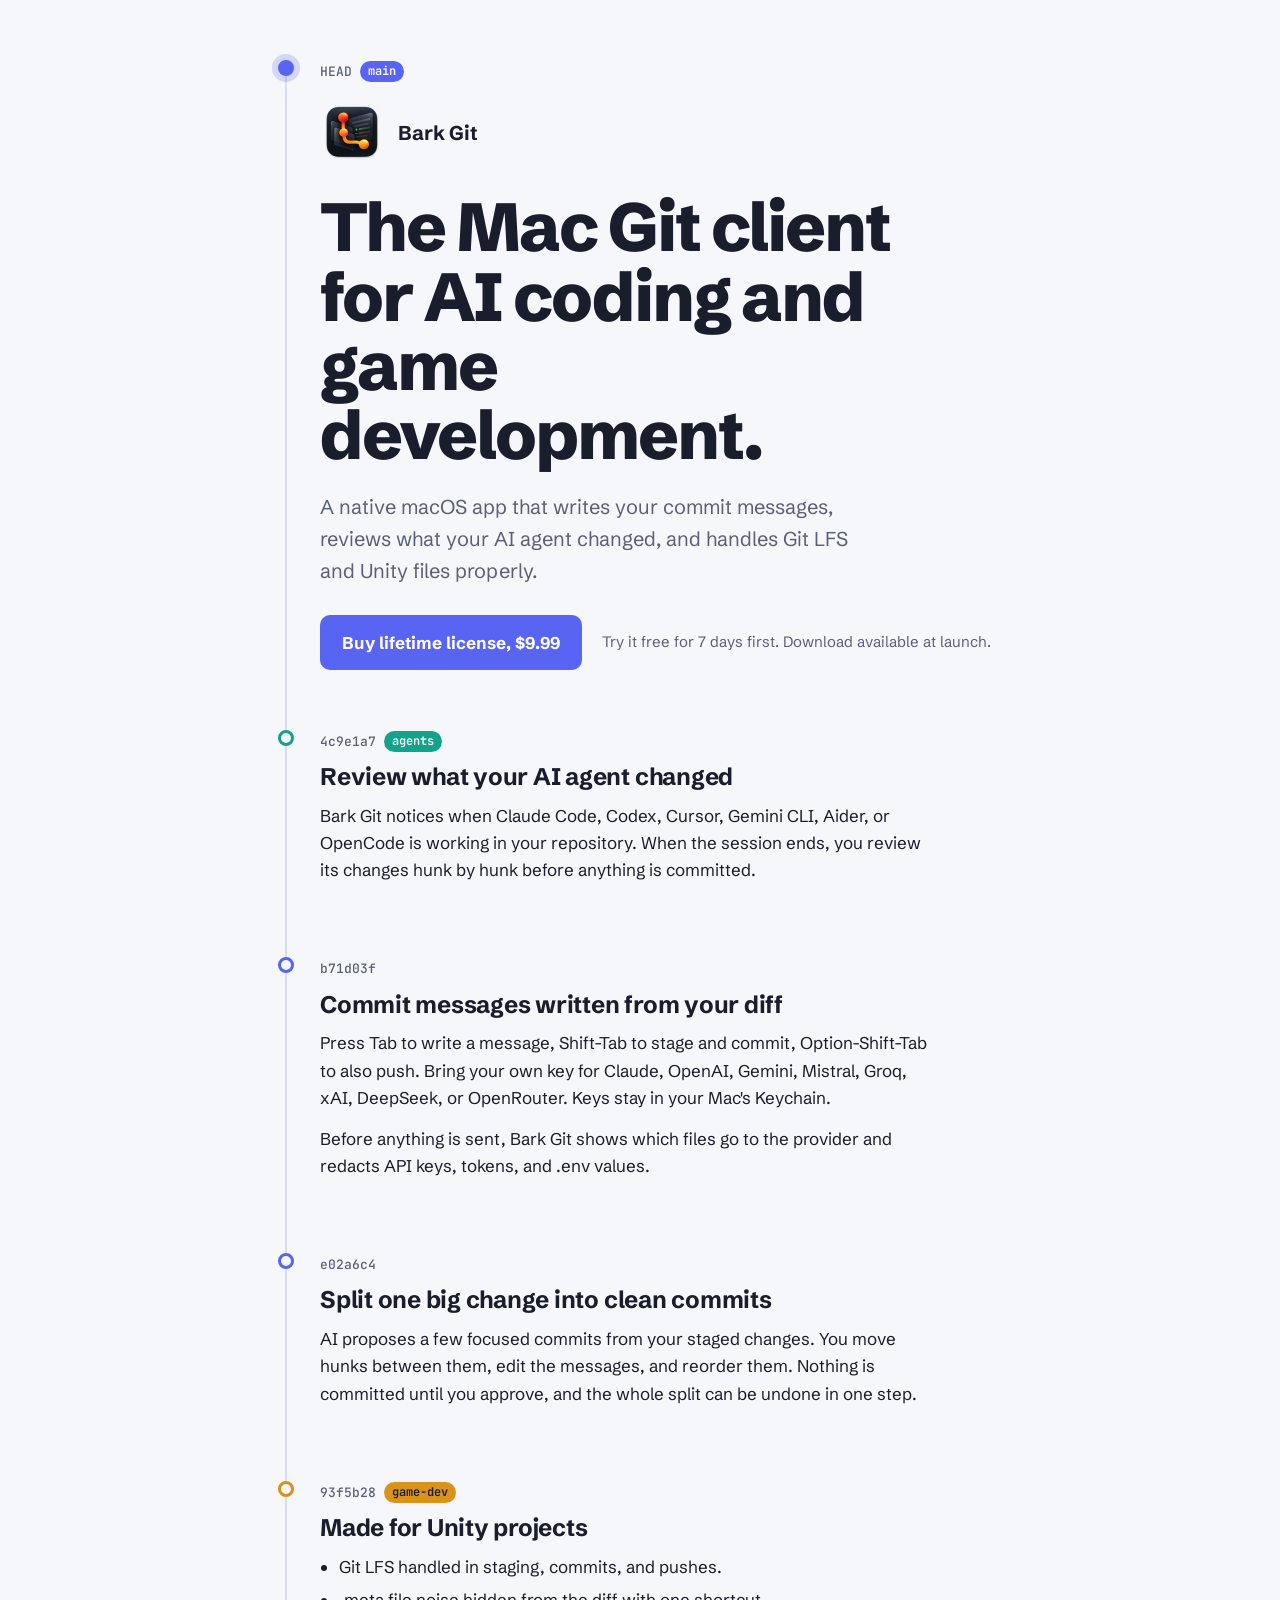
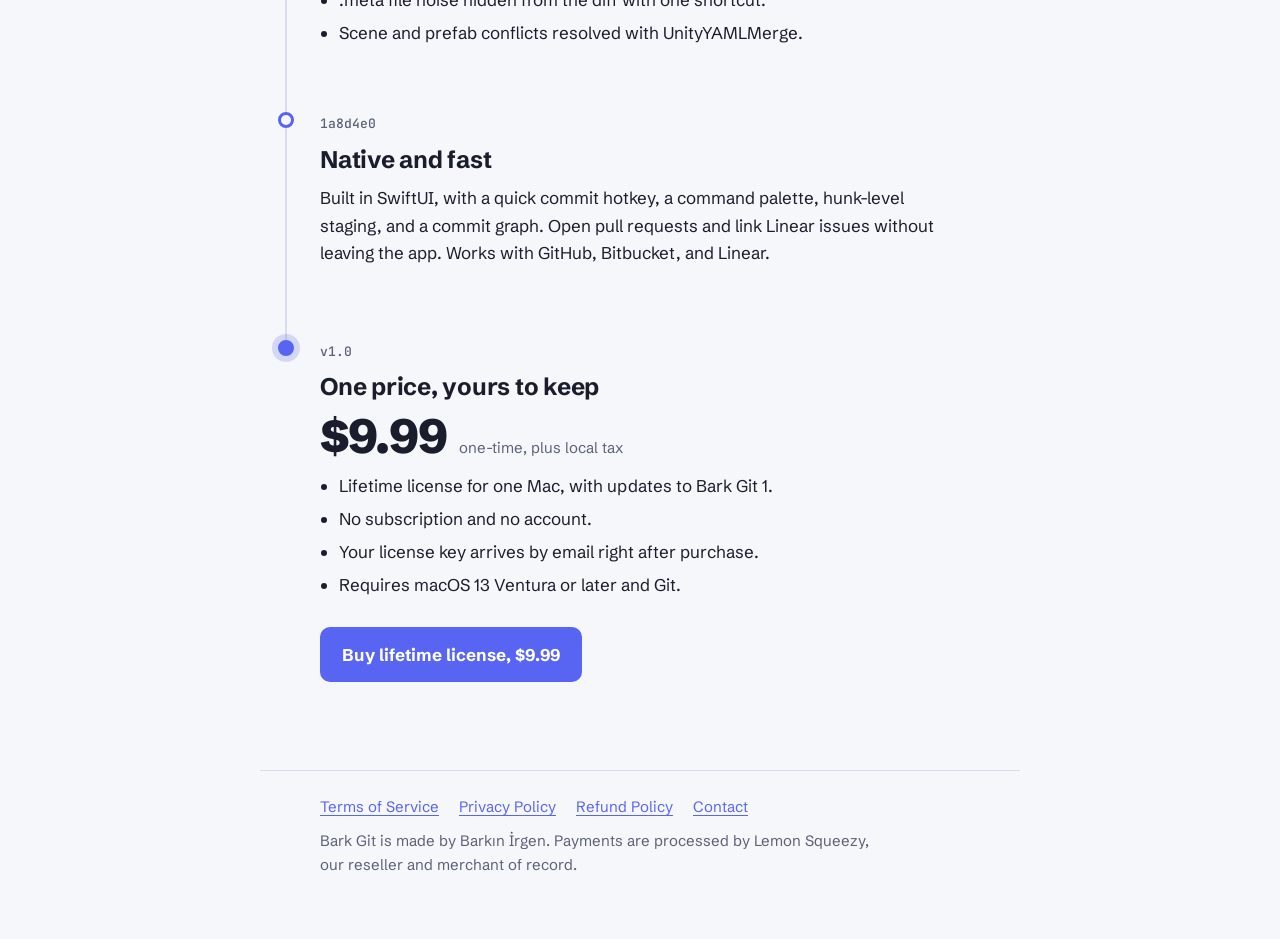
<file: index.html>
<!doctype html>
<html lang="en">
<head>
  <meta charset="utf-8">
  <meta name="viewport" content="width=device-width, initial-scale=1">
  <title>Bark Git - Mac Git client for AI coding and game development</title>
  <meta name="description" content="Bark Git is a native macOS Git client with AI commit messages using your own API key, AI commit splitting, AI agent review, and Git LFS and Unity tooling. $9.99 one-time, lifetime license.">
  <link rel="icon" href="icon.png">
  <link rel="preconnect" href="https://fonts.googleapis.com">
  <link rel="preconnect" href="https://fonts.gstatic.com" crossorigin>
  <link href="https://fonts.googleapis.com/css2?family=JetBrains+Mono:wght@500;600&family=Schibsted+Grotesk:wght@400;700;800&display=swap" rel="stylesheet">
  <link rel="stylesheet" href="style.css">
</head>
<body>
  <main class="log">
    <section class="commit head">
      <span class="node" aria-hidden="true"></span>
      <span class="hash" aria-hidden="true">HEAD</span><span class="ref" aria-hidden="true">main</span>
      <div class="brand">
        <img src="icon.png" alt="">
        <span>Bark Git</span>
      </div>
      <h1>The Mac Git client for AI coding and game development.</h1>
      <p class="lede">A native macOS app that writes your commit messages, reviews what your AI agent changed, and handles Git LFS and Unity files properly.</p>
      <div class="actions">
        <a class="buy" href="https://barkgit.lemonsqueezy.com/checkout/buy/6fce888a-ab18-4c83-9ea4-836581866b2c">Buy lifetime license, $9.99</a>
        <span class="note">Try it free for 7 days first. Download available at launch.</span>
      </div>
    </section>

    <section class="commit agent">
      <span class="node" aria-hidden="true"></span>
      <span class="hash" aria-hidden="true">4c9e1a7</span><span class="ref" aria-hidden="true">agents</span>
      <h2>Review what your AI agent changed</h2>
      <p>Bark Git notices when Claude Code, Codex, Cursor, Gemini CLI, Aider, or OpenCode is working in your repository. When the session ends, you review its changes hunk by hunk before anything is committed.</p>
    </section>

    <section class="commit">
      <span class="node" aria-hidden="true"></span>
      <span class="hash" aria-hidden="true">b71d03f</span>
      <h2>Commit messages written from your diff</h2>
      <p>Press Tab to write a message, Shift-Tab to stage and commit, Option-Shift-Tab to also push. Bring your own key for Claude, OpenAI, Gemini, Mistral, Groq, xAI, DeepSeek, or OpenRouter. Keys stay in your Mac's Keychain.</p>
      <p>Before anything is sent, Bark Git shows which files go to the provider and redacts API keys, tokens, and .env values.</p>
    </section>

    <section class="commit">
      <span class="node" aria-hidden="true"></span>
      <span class="hash" aria-hidden="true">e02a6c4</span>
      <h2>Split one big change into clean commits</h2>
      <p>AI proposes a few focused commits from your staged changes. You move hunks between them, edit the messages, and reorder them. Nothing is committed until you approve, and the whole split can be undone in one step.</p>
    </section>

    <section class="commit game">
      <span class="node" aria-hidden="true"></span>
      <span class="hash" aria-hidden="true">93f5b28</span><span class="ref" aria-hidden="true">game-dev</span>
      <h2>Made for Unity projects</h2>
      <ul class="points">
        <li>Git LFS handled in staging, commits, and pushes.</li>
        <li>.meta file noise hidden from the diff with one shortcut.</li>
        <li>Scene and prefab conflicts resolved with UnityYAMLMerge.</li>
      </ul>
    </section>

    <section class="commit">
      <span class="node" aria-hidden="true"></span>
      <span class="hash" aria-hidden="true">1a8d4e0</span>
      <h2>Native and fast</h2>
      <p>Built in SwiftUI, with a quick commit hotkey, a command palette, hunk-level staging, and a commit graph. Open pull requests and link Linear issues without leaving the app. Works with GitHub, Bitbucket, and Linear.</p>
    </section>

    <section class="commit head" id="pricing">
      <span class="node" aria-hidden="true"></span>
      <span class="hash" aria-hidden="true">v1.0</span>
      <h2>One price, yours to keep</h2>
      <div class="price"><strong>$9.99</strong><span class="note">one-time, plus local tax</span></div>
      <ul class="points">
        <li>Lifetime license for one Mac, with updates to Bark Git 1.</li>
        <li>No subscription and no account.</li>
        <li>Your license key arrives by email right after purchase.</li>
        <li>Requires macOS 13 Ventura or later and Git.</li>
      </ul>
      <div class="actions">
        <a class="buy" href="https://barkgit.lemonsqueezy.com/checkout/buy/6fce888a-ab18-4c83-9ea4-836581866b2c">Buy lifetime license, $9.99</a>
      </div>
    </section>
  </main>

  <footer>
    <nav aria-label="Legal">
      <a href="terms.html">Terms of Service</a>
      <a href="privacy.html">Privacy Policy</a>
      <a href="refund.html">Refund Policy</a>
      <a href="mailto:barkirgen@gmail.com">Contact</a>
    </nav>
    <p>Bark Git is made by Barkın İrgen. Payments are processed by Lemon Squeezy, our reseller and merchant of record.</p>
  </footer>
</body>
</html>
</file>
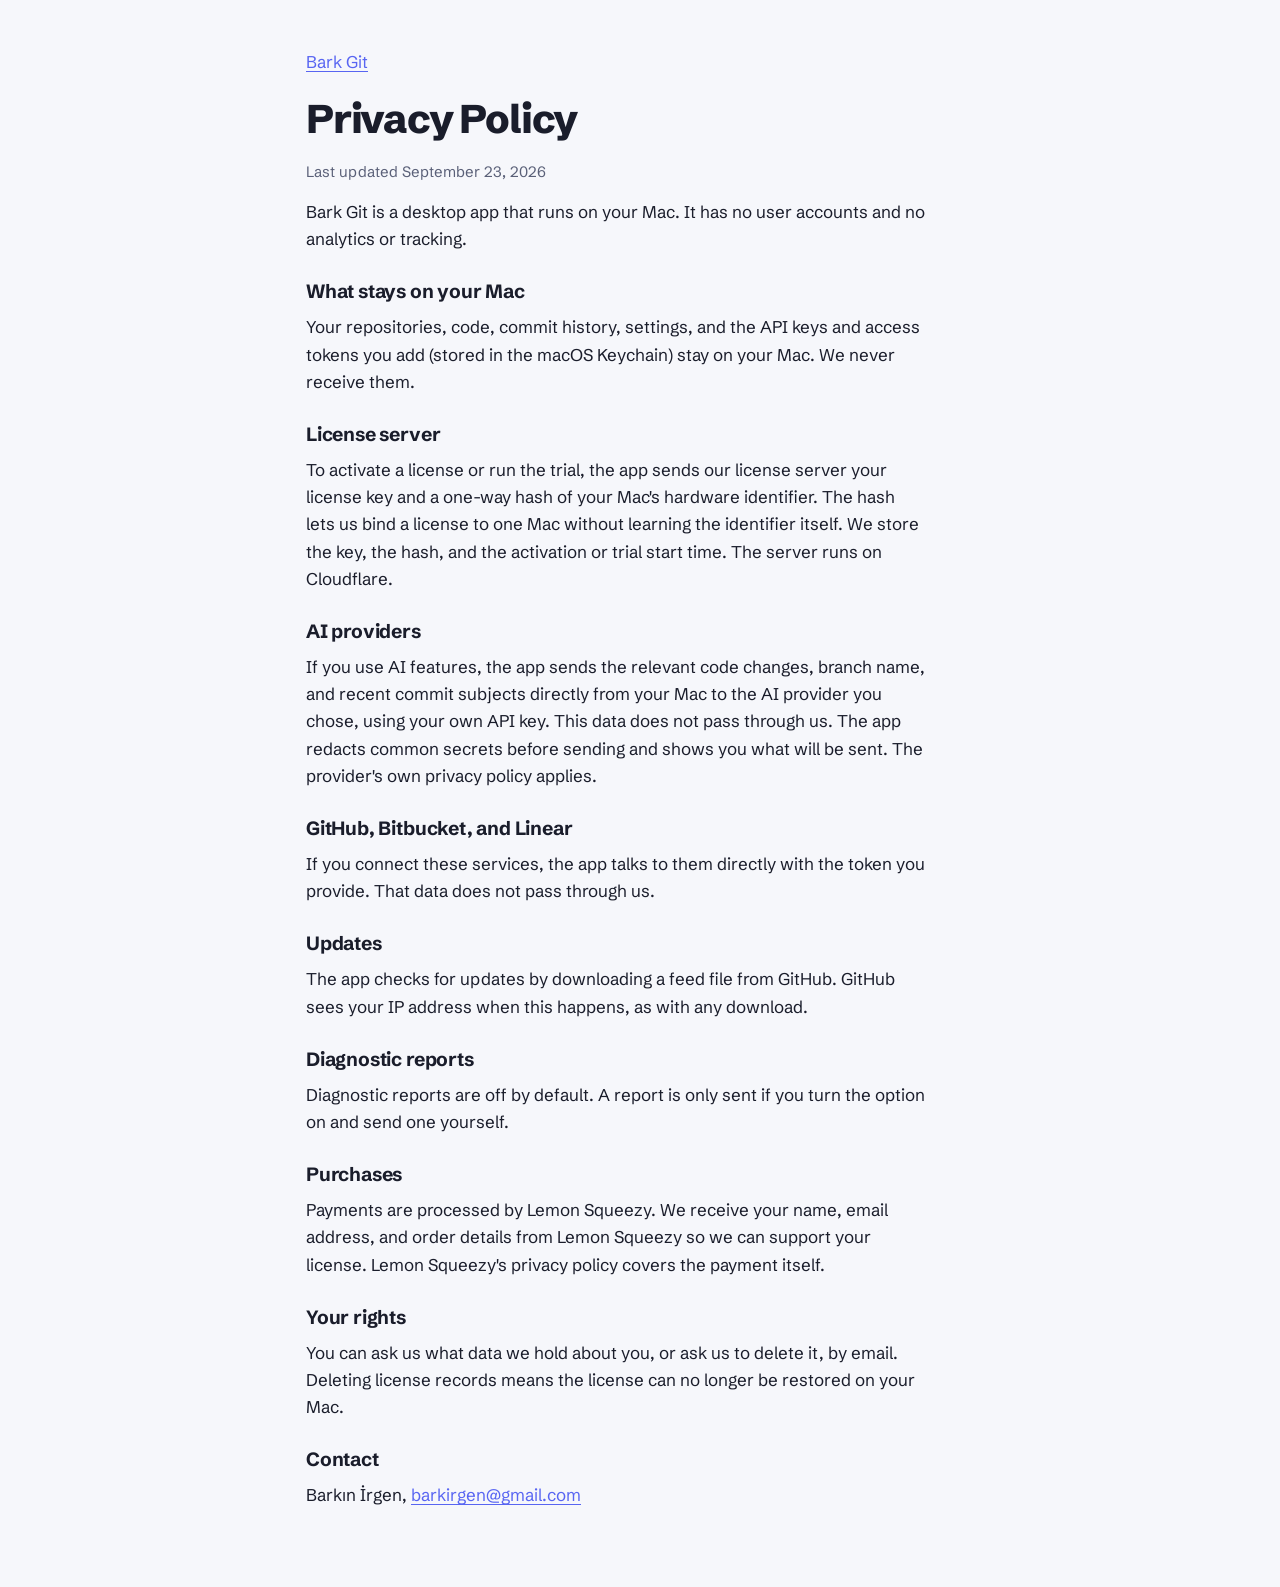
<file: privacy.html>
<!doctype html>
<html lang="en">
<head>
  <meta charset="utf-8">
  <meta name="viewport" content="width=device-width, initial-scale=1">
  <title>Privacy Policy - Bark Git</title>
  <link rel="icon" href="icon.png">
  <link rel="preconnect" href="https://fonts.googleapis.com">
  <link rel="preconnect" href="https://fonts.gstatic.com" crossorigin>
  <link href="https://fonts.googleapis.com/css2?family=JetBrains+Mono:wght@500;600&family=Schibsted+Grotesk:wght@400;700;800&display=swap" rel="stylesheet">
  <link rel="stylesheet" href="style.css">
</head>
<body>
  <main class="doc">
    <a class="back" href="./">Bark Git</a>
    <h1>Privacy Policy</h1>
    <p class="note">Last updated September 23, 2026</p>
    <p>Bark Git is a desktop app that runs on your Mac. It has no user accounts and no analytics or tracking.</p>
    <h2>What stays on your Mac</h2>
    <p>Your repositories, code, commit history, settings, and the API keys and access tokens you add (stored in the macOS Keychain) stay on your Mac. We never receive them.</p>
    <h2>License server</h2>
    <p>To activate a license or run the trial, the app sends our license server your license key and a one-way hash of your Mac's hardware identifier. The hash lets us bind a license to one Mac without learning the identifier itself. We store the key, the hash, and the activation or trial start time. The server runs on Cloudflare.</p>
    <h2>AI providers</h2>
    <p>If you use AI features, the app sends the relevant code changes, branch name, and recent commit subjects directly from your Mac to the AI provider you chose, using your own API key. This data does not pass through us. The app redacts common secrets before sending and shows you what will be sent. The provider's own privacy policy applies.</p>
    <h2>GitHub, Bitbucket, and Linear</h2>
    <p>If you connect these services, the app talks to them directly with the token you provide. That data does not pass through us.</p>
    <h2>Updates</h2>
    <p>The app checks for updates by downloading a feed file from GitHub. GitHub sees your IP address when this happens, as with any download.</p>
    <h2>Diagnostic reports</h2>
    <p>Diagnostic reports are off by default. A report is only sent if you turn the option on and send one yourself.</p>
    <h2>Purchases</h2>
    <p>Payments are processed by Lemon Squeezy. We receive your name, email address, and order details from Lemon Squeezy so we can support your license. Lemon Squeezy's privacy policy covers the payment itself.</p>
    <h2>Your rights</h2>
    <p>You can ask us what data we hold about you, or ask us to delete it, by email. Deleting license records means the license can no longer be restored on your Mac.</p>
    <h2>Contact</h2>
    <p>Barkın İrgen, <a href="mailto:barkirgen@gmail.com">barkirgen@gmail.com</a></p>
  </main>
</body>
</html>
</file>
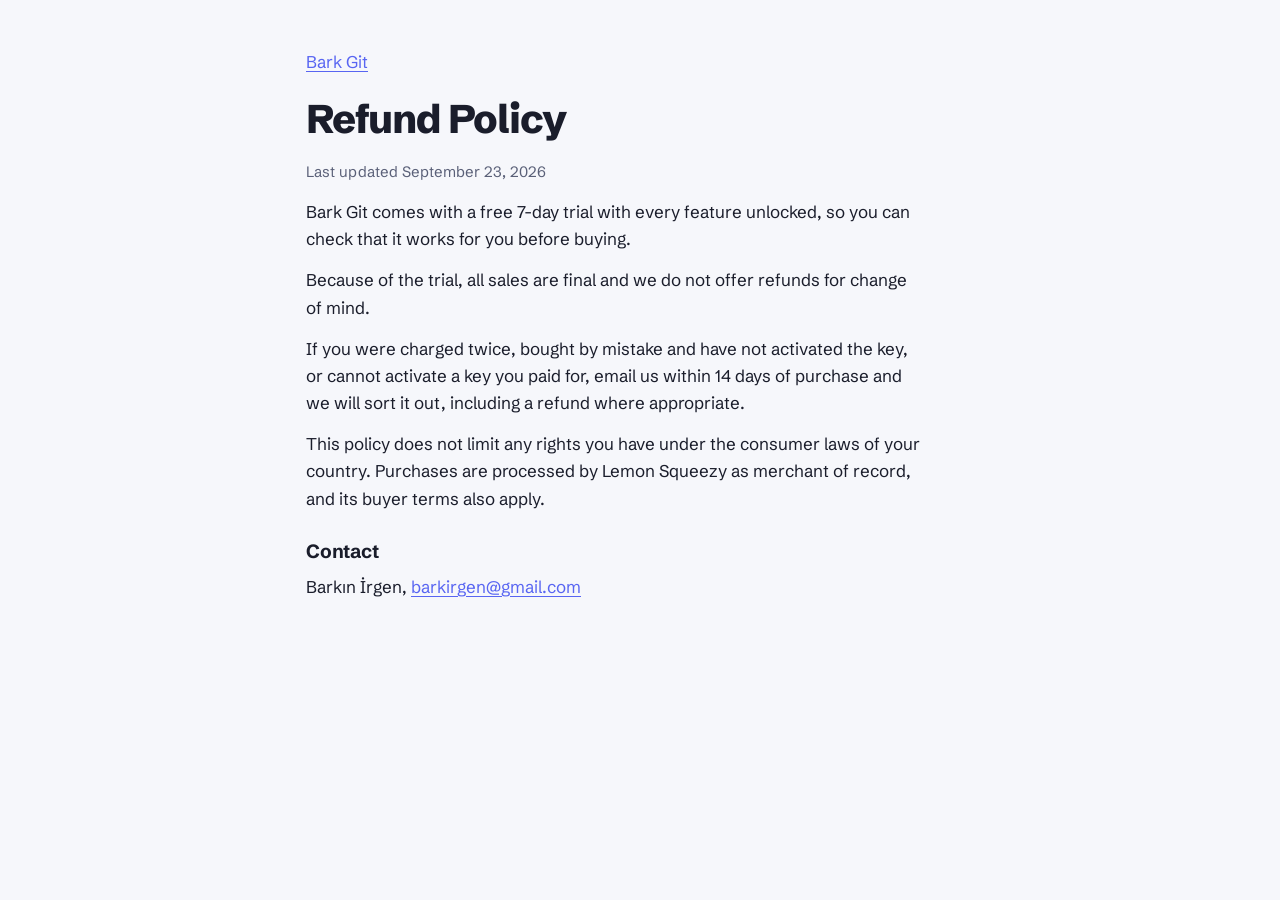
<file: refund.html>
<!doctype html>
<html lang="en">
<head>
  <meta charset="utf-8">
  <meta name="viewport" content="width=device-width, initial-scale=1">
  <title>Refund Policy - Bark Git</title>
  <link rel="icon" href="icon.png">
  <link rel="preconnect" href="https://fonts.googleapis.com">
  <link rel="preconnect" href="https://fonts.gstatic.com" crossorigin>
  <link href="https://fonts.googleapis.com/css2?family=JetBrains+Mono:wght@500;600&family=Schibsted+Grotesk:wght@400;700;800&display=swap" rel="stylesheet">
  <link rel="stylesheet" href="style.css">
</head>
<body>
  <main class="doc">
    <a class="back" href="./">Bark Git</a>
    <h1>Refund Policy</h1>
    <p class="note">Last updated September 23, 2026</p>
    <p>Bark Git comes with a free 7-day trial with every feature unlocked, so you can check that it works for you before buying.</p>
    <p>Because of the trial, all sales are final and we do not offer refunds for change of mind.</p>
    <p>If you were charged twice, bought by mistake and have not activated the key, or cannot activate a key you paid for, email us within 14 days of purchase and we will sort it out, including a refund where appropriate.</p>
    <p>This policy does not limit any rights you have under the consumer laws of your country. Purchases are processed by Lemon Squeezy as merchant of record, and its buyer terms also apply.</p>
    <h2>Contact</h2>
    <p>Barkın İrgen, <a href="mailto:barkirgen@gmail.com">barkirgen@gmail.com</a></p>
  </main>
</body>
</html>
</file>
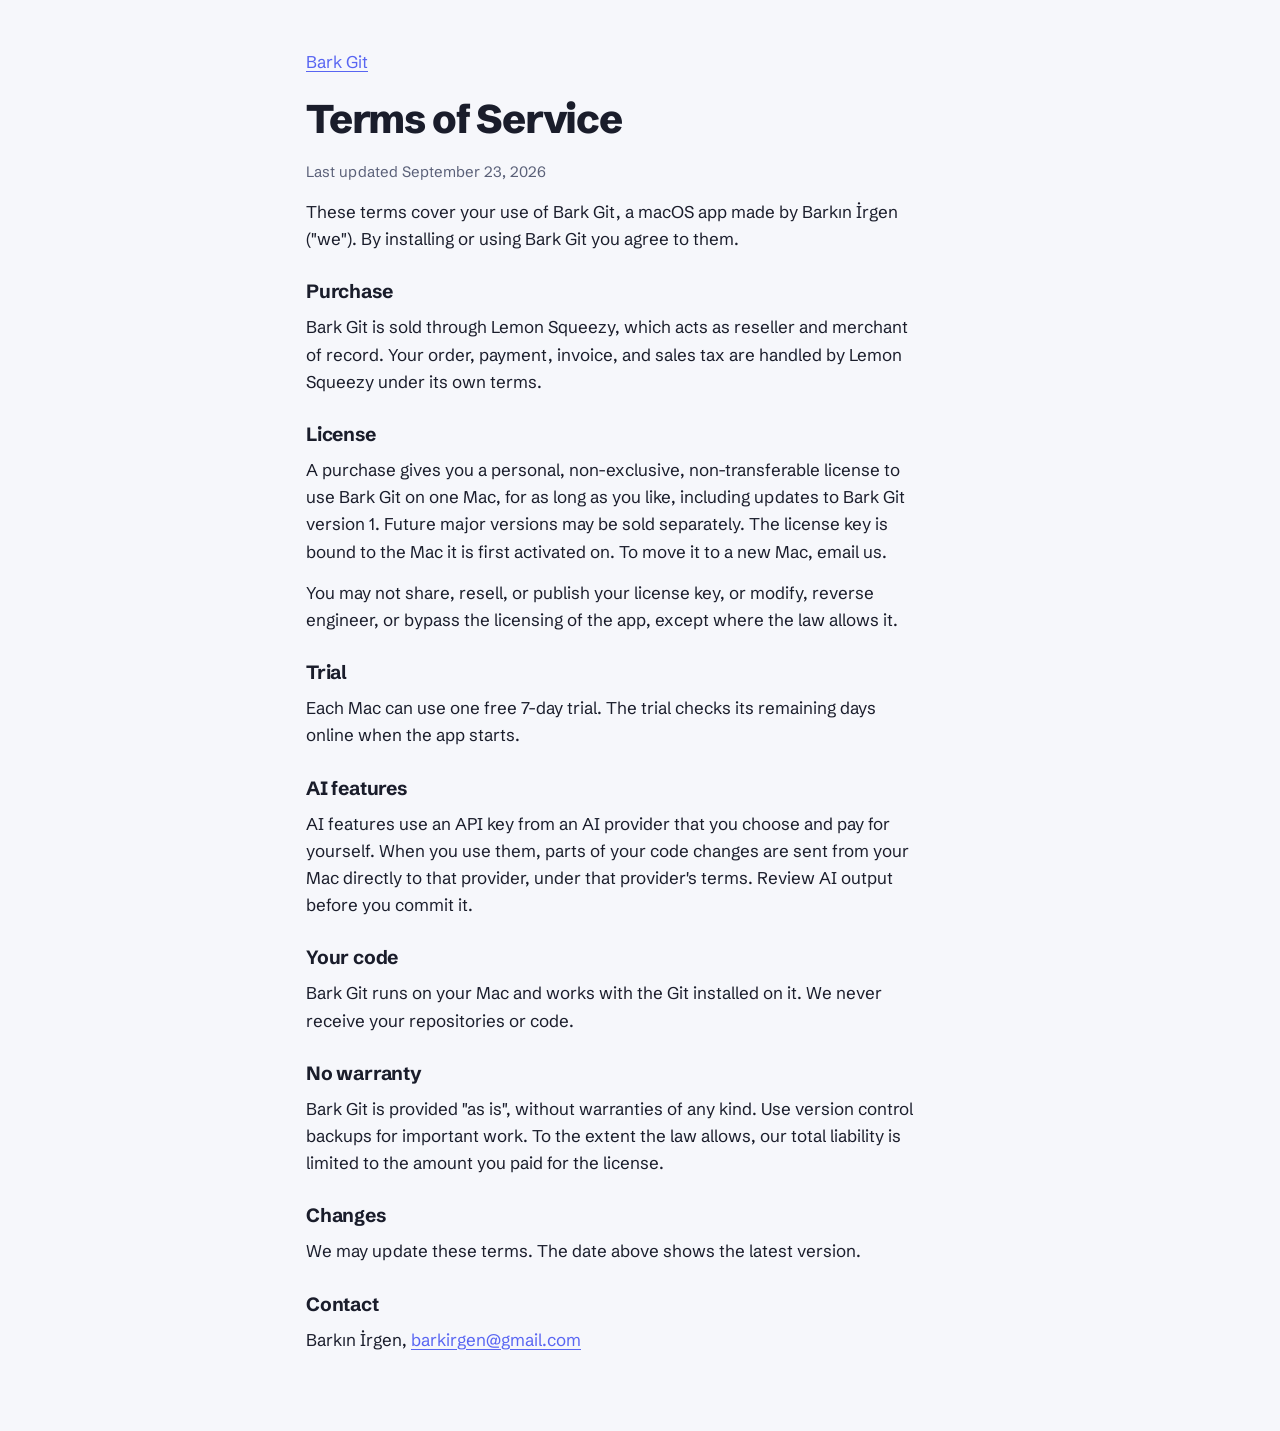
<file: terms.html>
<!doctype html>
<html lang="en">
<head>
  <meta charset="utf-8">
  <meta name="viewport" content="width=device-width, initial-scale=1">
  <title>Terms of Service - Bark Git</title>
  <link rel="icon" href="icon.png">
  <link rel="preconnect" href="https://fonts.googleapis.com">
  <link rel="preconnect" href="https://fonts.gstatic.com" crossorigin>
  <link href="https://fonts.googleapis.com/css2?family=JetBrains+Mono:wght@500;600&family=Schibsted+Grotesk:wght@400;700;800&display=swap" rel="stylesheet">
  <link rel="stylesheet" href="style.css">
</head>
<body>
  <main class="doc">
    <a class="back" href="./">Bark Git</a>
    <h1>Terms of Service</h1>
    <p class="note">Last updated September 23, 2026</p>
    <p>These terms cover your use of Bark Git, a macOS app made by Barkın İrgen ("we"). By installing or using Bark Git you agree to them.</p>
    <h2>Purchase</h2>
    <p>Bark Git is sold through Lemon Squeezy, which acts as reseller and merchant of record. Your order, payment, invoice, and sales tax are handled by Lemon Squeezy under its own terms.</p>
    <h2>License</h2>
    <p>A purchase gives you a personal, non-exclusive, non-transferable license to use Bark Git on one Mac, for as long as you like, including updates to Bark Git version 1. Future major versions may be sold separately. The license key is bound to the Mac it is first activated on. To move it to a new Mac, email us.</p>
    <p>You may not share, resell, or publish your license key, or modify, reverse engineer, or bypass the licensing of the app, except where the law allows it.</p>
    <h2>Trial</h2>
    <p>Each Mac can use one free 7-day trial. The trial checks its remaining days online when the app starts.</p>
    <h2>AI features</h2>
    <p>AI features use an API key from an AI provider that you choose and pay for yourself. When you use them, parts of your code changes are sent from your Mac directly to that provider, under that provider's terms. Review AI output before you commit it.</p>
    <h2>Your code</h2>
    <p>Bark Git runs on your Mac and works with the Git installed on it. We never receive your repositories or code.</p>
    <h2>No warranty</h2>
    <p>Bark Git is provided "as is", without warranties of any kind. Use version control backups for important work. To the extent the law allows, our total liability is limited to the amount you paid for the license.</p>
    <h2>Changes</h2>
    <p>We may update these terms. The date above shows the latest version.</p>
    <h2>Contact</h2>
    <p>Barkın İrgen, <a href="mailto:barkirgen@gmail.com">barkirgen@gmail.com</a></p>
  </main>
</body>
</html>
</file>
<file: style.css>
:root {
  --paper: #f6f7fb;
  --ink: #1a1d2b;
  --muted: #5a6078;
  --rule: #d9dcea;
  --head: #5865f2;
  --lane-agent: #13a38b;
  --lane-game: #d9921a;
  --card: #ffffff;
  color-scheme: light dark;
}

@media (prefers-color-scheme: dark) {
  :root:not([data-theme="light"]) {
    --paper: #15171f;
    --ink: #eceef6;
    --muted: #9aa0b8;
    --rule: #2c3040;
    --head: #7f8aff;
    --lane-agent: #2cc7a9;
    --lane-game: #f0b040;
    --card: #1c1f2a;
  }
}

* { box-sizing: border-box; }

html { -webkit-text-size-adjust: 100%; }

body {
  margin: 0;
  background: var(--paper);
  color: var(--ink);
  font: 400 1.0625rem/1.6 "Schibsted Grotesk", system-ui, sans-serif;
}

a { color: var(--head); text-underline-offset: 0.2em; }
a:focus-visible, .buy:focus-visible { outline: 3px solid var(--head); outline-offset: 3px; border-radius: 6px; }

.hash { font: 500 0.8125rem/1 "JetBrains Mono", ui-monospace, monospace; color: var(--muted); }

/* The page is a git log: every section is a commit on a vertical rail. */
.log {
  max-width: 760px;
  margin: 0 auto;
  padding: 56px 16px 32px 16px;
}

.commit {
  position: relative;
  padding: 0 0 56px 44px;
}

.commit::before {
  content: "";
  position: absolute;
  left: 9px;
  top: 12px;
  bottom: -12px;
  width: 2px;
  background: var(--rule);
}

.commit:last-child::before { display: none; }

.node {
  position: absolute;
  left: 2px;
  top: 4px;
  width: 16px;
  height: 16px;
  border-radius: 50%;
  background: var(--paper);
  border: 3px solid var(--head);
}

.commit.agent .node { border-color: var(--lane-agent); }
.commit.game .node { border-color: var(--lane-game); }

.commit.head .node {
  background: var(--head);
  box-shadow: 0 0 0 6px color-mix(in srgb, var(--head) 22%, transparent);
}

.ref {
  display: inline-block;
  margin-left: 8px;
  padding: 2px 8px;
  border-radius: 999px;
  font: 600 0.75rem/1.4 "JetBrains Mono", ui-monospace, monospace;
  color: #fff;
  background: var(--head);
  vertical-align: 1px;
}

.commit.agent .ref { background: var(--lane-agent); }
.commit.game .ref { background: var(--lane-game); color: #1a1d2b; }

.brand {
  display: flex;
  align-items: center;
  gap: 14px;
  margin: 18px 0 28px;
}

.brand img { width: 64px; height: 64px; }
.brand span { font-weight: 700; font-size: 1.25rem; }

h1 {
  margin: 0 0 20px;
  font-weight: 800;
  font-size: clamp(2.5rem, 7vw, 4.25rem);
  line-height: 1.02;
  letter-spacing: -0.03em;
  max-width: 14ch;
}

h2 {
  margin: 10px 0 10px;
  font-weight: 700;
  font-size: 1.5rem;
  line-height: 1.2;
  letter-spacing: -0.01em;
}

p { margin: 0 0 14px; max-width: 62ch; }
.lede { font-size: 1.25rem; color: var(--muted); max-width: 44ch; }

ul.points { margin: 0; padding-left: 1.1em; max-width: 62ch; }
ul.points li { margin-bottom: 6px; }

.actions { display: flex; flex-wrap: wrap; align-items: center; gap: 12px 20px; margin-top: 28px; }

.buy {
  display: inline-block;
  padding: 14px 22px;
  border-radius: 10px;
  background: var(--head);
  color: #fff;
  font-weight: 700;
  text-decoration: none;
}

.buy:hover { filter: brightness(1.08); }

.note { color: var(--muted); font-size: 0.9375rem; }

.price {
  display: flex;
  align-items: baseline;
  gap: 12px;
  margin: 6px 0 12px;
}

.price strong { font-size: 3rem; font-weight: 800; letter-spacing: -0.03em; line-height: 1; }

footer {
  max-width: 760px;
  margin: 0 auto;
  padding: 24px 16px 48px 60px;
  border-top: 1px solid var(--rule);
  color: var(--muted);
  font-size: 0.9375rem;
}

footer nav { display: flex; flex-wrap: wrap; gap: 8px 20px; margin-bottom: 10px; }

/* Legal pages */
.doc { max-width: 700px; margin: 0 auto; padding: 48px 16px 64px; }
.doc h1 { font-size: 2.5rem; max-width: none; }
.doc h2 { font-size: 1.2rem; margin-top: 28px; }
.doc .back { display: inline-block; margin-bottom: 24px; }

@media (max-width: 520px) {
  .commit { padding-left: 34px; padding-bottom: 44px; }
  .brand img { width: 52px; height: 52px; }
  footer { padding-left: 16px; }
}
</file>
